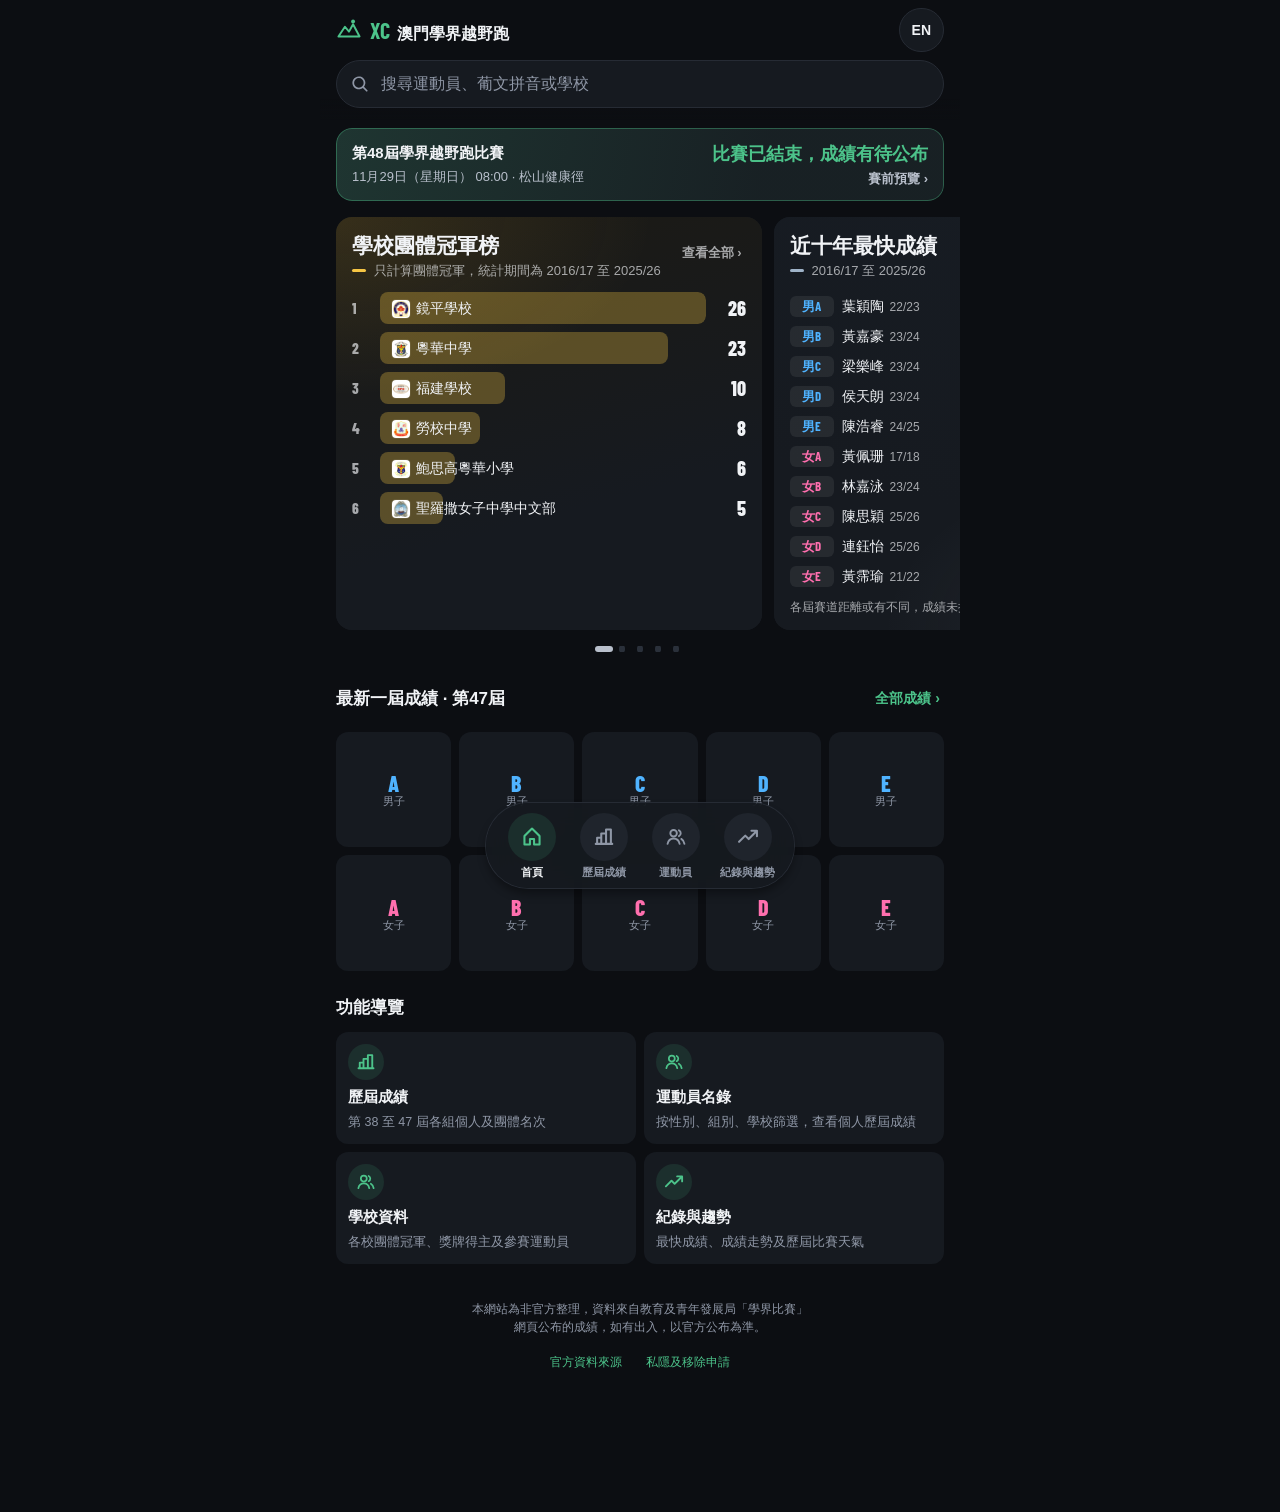
<file: docs/index.html>
<!doctype html>
<html lang="zh-Hant">
<head>
<meta charset="utf-8">
<meta name="viewport" content="width=device-width, initial-scale=1, viewport-fit=cover">
<meta name="robots" content="noindex, nofollow">
<meta name="theme-color" content="#0c0e12">
<title>澳門學界越野跑成績</title>
<meta name="description" content="非官方整理：澳門學界越野跑比賽歷屆成績查詢（資料來源：教育及青年發展局）">
<!-- 分享預覽（Facebook、WhatsApp、Threads、Instagram 等）：robots.txt 只放行預覽程式，搜尋引擎仍不收錄 -->
<meta property="og:type" content="website">
<meta property="og:site_name" content="澳門學界越野跑成績（非官方整理）">
<meta property="og:title" content="澳門學界越野跑：十屆成績一站查閱">
<meta property="og:description" content="非官方整理：第38至47屆成績、運動員個人頁、榮譽卡；第48屆賽前預覽、比賽日即時成績、完賽紀念卡。">
<meta property="og:url" content="https://xc-escolar-macau.github.io/">
<meta property="og:image" content="https://xc-escolar-macau.github.io/og.png">
<meta property="og:image:width" content="1200">
<meta property="og:image:height" content="630">
<meta property="og:image:alt" content="澳門學界越野跑：十屆成績一站查閱">
<meta property="og:locale" content="zh_HK">
<meta name="twitter:card" content="summary_large_image">
<link rel="icon" href="icon.svg" type="image/svg+xml">
<link rel="preconnect" href="https://fonts.googleapis.com">
<link rel="preconnect" href="https://fonts.gstatic.com" crossorigin>
<link href="https://fonts.googleapis.com/css2?family=Barlow+Condensed:ital,wght@0,600;0,700;0,800;1,800&display=swap" rel="stylesheet">
<link rel="stylesheet" href="styles.css?v=20261128a">
</head>
<body>
<a class="skip" href="#view" data-i18n="skip">跳至主要內容</a>
<header class="appbar">
  <div class="appbar-row">
    <a class="brand" href="#/">
      <svg viewBox="0 0 32 32" aria-hidden="true"><path d="M3 24 L11 12 L16 18 L21 9 L29 24 Z" fill="none" stroke="currentColor" stroke-width="2.4" stroke-linejoin="round"/><circle cx="21" cy="5.5" r="2.4" fill="currentColor"/></svg>
      <span class="brand-text"><b>XC</b><span data-i18n="brand">澳門學界越野跑</span></span>
    </a>
    <button class="lang" id="langBtn" type="button" aria-label="Switch to English">EN</button>
  </div>
  <div class="search" role="search">
    <!-- Phosphor Icons (MIT) magnifying-glass bold -->
    <svg viewBox="0 0 256 256" aria-hidden="true" fill="currentColor"><path d="M232.49,215.51,185,168a92.12,92.12,0,1,0-17,17l47.53,47.54a12,12,0,0,0,17-17ZM44,112a68,68,0,1,1,68,68A68.07,68.07,0,0,1,44,112Z"/></svg>
    <label class="sr" for="q" data-i18n="searchLabel">搜尋運動員或學校</label>
    <input id="q" type="search" autocomplete="off" enterkeyhint="search" data-i18n-ph="searchPh" placeholder="搜尋運動員、葡文拼音或學校">
    <div class="results" id="results" hidden></div>
  </div>
</header>

<main id="view" tabindex="-1" aria-live="polite">
  <div class="skeleton" aria-hidden="true"><i class="sk-card"></i><i class="sk-row"></i><i class="sk-row"></i></div>
</main>

<footer class="disclaimer">
  <p data-i18n="disclaimer">本網站為非官方整理，資料來自教育及青年發展局「學界比賽」網頁公布的成績，如有出入，以官方公布為準。</p>
  <p class="links"><a id="srcLink" target="_blank" rel="noopener" data-i18n="source">官方資料來源</a><a href="#/privacy" data-i18n="privacyLink">私隱及移除申請</a></p>
</footer>

<nav class="dock" aria-label="主選單" data-i18n-aria="navLabel">
  <!-- 圖示：Phosphor Icons (MIT) house / chart-bar / trend-up, bold；運動員圖示為自繪 -->
  <a href="#/" data-nav="home"><span class="dot"><svg viewBox="0 0 256 256" aria-hidden="true" fill="currentColor"><path d="M222.14,105.85l-80-80a20,20,0,0,0-28.28,0l-80,80A19.86,19.86,0,0,0,28,120v96a12,12,0,0,0,12,12h64a12,12,0,0,0,12-12V164h24v52a12,12,0,0,0,12,12h64a12,12,0,0,0,12-12V120A19.86,19.86,0,0,0,222.14,105.85ZM204,204H164V152a12,12,0,0,0-12-12H104a12,12,0,0,0-12,12v52H52V121.65l76-76,76,76Z"/></svg></span><span class="lbl" data-i18n="navHome">首頁</span></a>
  <a href="#/rank" data-nav="rank"><span class="dot"><svg viewBox="0 0 256 256" aria-hidden="true" fill="currentColor"><path d="M224,196h-4V40a12,12,0,0,0-12-12H152a12,12,0,0,0-12,12V76H96A12,12,0,0,0,84,88v36H48a12,12,0,0,0-12,12v60H32a12,12,0,0,0,0,24H224a12,12,0,0,0,0-24ZM164,52h32V196H164Zm-56,48h32v96H108ZM60,148H84v48H60Z"/></svg></span><span class="lbl" data-i18n="navRank">歷屆成績</span></a>
  <a href="#/athletes" data-nav="athletes"><span class="dot"><svg viewBox="0 0 256 256" aria-hidden="true" fill="none" stroke="currentColor" stroke-width="22" stroke-linecap="round" stroke-linejoin="round"><circle cx="100" cy="84" r="38"/><path d="M30 208c8-38 37-62 70-62s62 24 70 62"/><path d="M162 50a38 38 0 0 1 0 68"/><path d="M190 150c20 12 32 32 36 58"/></svg></span><span class="lbl" data-i18n="navAthletes">運動員</span></a>
  <a href="#/records" data-nav="records"><span class="dot"><svg viewBox="0 0 256 256" aria-hidden="true" fill="currentColor"><path d="M244,56v64a12,12,0,0,1-24,0V85l-75.51,75.52a12,12,0,0,1-17,0L96,129,32.49,192.49a12,12,0,0,1-17-17l72-72a12,12,0,0,1,17,0L136,135l67-67H168a12,12,0,0,1,0-24h64A12,12,0,0,1,244,56Z"/></svg></span><span class="lbl" data-i18n="navRecords">紀錄與趨勢</span></a>
</nav>

<script src="live-core.js?v=20261125d"></script>
<script src="card.js?v=20261127c"></script>
<script src="card-styles.js?v=20261128a"></script>
<script src="app.js?v=20261128a"></script>
</body>
</html>
</file>
<file: docs/styles.css>
/* ==========================================================
   澳門學界越野跑成績 · 樣式
   方向：深色體育比分 App（已確認），Restrained 色彩策略：
   中性深灰底 + 一個品牌綠作操作／選取色；金銀銅只表示名次；
   藍／粉只表示男子／女子組別。
   圓角規則：容器 16px，小方塊 12px，可按的膠囊／圓鈕全圓。
   ========================================================== */
:root {
  /* 中性色（帶少量品牌色相的冷灰） */
  --bg: #0c0e12;
  --surface: #161a20;
  --surface-2: #1f242c;
  --surface-3: #2a303a;
  --line: #262b34;
  --text: #f1f3f6;
  --text-2: #b9c0cc;          /* 次要文字：深底上 9.6:1 */
  --muted: #8f97a6;           /* 輔助文字：深底上 6.0:1 */
  --on-tint: rgb(241 243 246 / .66); /* 有色底上的次要文字：用文字色透明度，不用灰 */

  /* 品牌與語意 */
  --accent: #4cc38a;          /* 2026-11-23 收斂：原 #19e68c 螢光綠 */
  --accent-ink: #03140c;
  --accent-soft: rgb(76 195 138 / .12);
  --accent-line: rgb(76 195 138 / .38);
  --gold: #f6c544;
  --silver: #c8d0db;
  --bronze: #d58b4f;
  --male: #4fb3ff;
  --female: #ff6fae;
  --warn-bg: rgb(246 197 68 / .10);
  --warn-line: rgb(246 197 68 / .28);
  --warn-text: #f3dc9a;

  /* 圖表（dataviz 驗證器在 --surface 上通過） */
  --series-1: #c98500;
  --series-2: #9085e9;
  --series-3: #199e70;
  --grid: #262b34;

  /* 尺寸 */
  --r-box: 16px;
  --r-tile: 12px;
  --r-pill: 999px;
  --tap: 44px;
  --s1: 4px; --s2: 8px; --s3: 12px; --s4: 16px; --s5: 24px; --s6: 32px;

  /* 層級 */
  --z-sticky: 20;
  --z-dock: 30;
  --z-dropdown: 40;

  /* 動態 */
  --ease: cubic-bezier(.25, 1, .5, 1); /* ease-out-quart */
  --fast: 160ms;

  /* 字體：數字用窄體（比分感），其餘用系統中文字體 */
  --num: "Barlow Condensed", "Roboto Condensed", "Arial Narrow", sans-serif;
  --body: -apple-system, BlinkMacSystemFont, "PingFang TC", "Noto Sans TC", "Microsoft JhengHei", "Segoe UI", Roboto, sans-serif;
  color-scheme: dark;
}

* { box-sizing: border-box; }
html { -webkit-text-size-adjust: 100%; }
body {
  margin: 0 auto;
  max-width: 640px;
  background: var(--bg);
  color: var(--text);
  font-family: var(--body);
  font-size: 15px;
  line-height: 1.5;
  padding-bottom: calc(116px + env(safe-area-inset-bottom));
}
a { color: inherit; text-decoration: none; }
button { font: inherit; color: inherit; cursor: pointer; touch-action: manipulation; }
a, button, summary { -webkit-tap-highlight-color: transparent; }
:focus-visible { outline: 2px solid var(--accent); outline-offset: 2px; border-radius: 8px; }
h1, h2, h3 { text-wrap: balance; }
.sr { position: absolute; width: 1px; height: 1px; overflow: hidden; clip: rect(0 0 0 0); white-space: nowrap; }
.skip { position: absolute; left: var(--s4); top: -60px; z-index: var(--z-dropdown); background: var(--accent); color: var(--accent-ink); padding: var(--s2) var(--s3); border-radius: var(--r-tile); font-weight: 700; }
.skip:focus { top: var(--s2); }
.num { font-family: var(--num); font-variant-numeric: tabular-nums; }

/* ---------- 頂欄 ---------- */
.appbar {
  position: sticky; top: 0; z-index: var(--z-sticky);
  background: linear-gradient(var(--bg) 82%, rgb(12 14 18 / 0));
  padding: calc(var(--s2) + env(safe-area-inset-top)) var(--s4) var(--s3);
}
.appbar-row { display: flex; align-items: center; justify-content: space-between; margin-bottom: var(--s2); }
.brand { display: flex; align-items: center; gap: var(--s2); min-height: var(--tap); font-weight: 700; font-size: 16px; }
.brand svg { width: 26px; height: 26px; color: var(--accent); }
.brand-text b { font-family: var(--num); font-size: 22px; letter-spacing: .02em; color: var(--accent); margin-right: 6px; }
.lang {
  min-width: var(--tap); height: var(--tap); padding: 0 var(--s3);
  border: 1px solid var(--line); background: var(--surface); border-radius: var(--r-pill);
  font-weight: 700; font-size: 14px; transition: background var(--fast) var(--ease);
}
.lang:hover { background: var(--surface-2); }
.search { position: relative; }
.search > svg { position: absolute; left: 15px; top: 50%; width: 18px; height: 18px; transform: translateY(-50%); color: var(--muted); pointer-events: none; }
.search input {
  width: 100%; height: 48px; border-radius: var(--r-pill); border: 1px solid var(--line);
  background: var(--surface); color: var(--text); padding: 0 var(--s4) 0 44px; font-size: 16px; outline: none;
  transition: border-color var(--fast) var(--ease), box-shadow var(--fast) var(--ease);
}
.search input::placeholder { color: var(--muted); }
.search input:focus { border-color: var(--accent-line); box-shadow: 0 0 0 3px var(--accent-soft); }
.results {
  position: absolute; left: 0; right: 0; top: 54px; z-index: var(--z-dropdown); max-height: 60vh; overflow: auto;
  background: var(--surface-2); border-radius: var(--r-box); box-shadow: 0 6px 8px rgb(0 0 0 / .45);
}
.result { display: flex; align-items: center; gap: var(--s3); min-height: 56px; padding: var(--s2) var(--s4); border-bottom: 1px solid var(--line); transition: background var(--fast) var(--ease); }
.result:last-child { border-bottom: 0; }
.result:hover, .result:focus-visible { background: var(--surface-3); outline: none; }
.result .sub { color: var(--muted); font-size: 13px; }
.result small { color: var(--muted); margin-left: 6px; font-size: 12px; }
.result .tag { margin-left: auto; font-size: 12px; color: var(--muted); white-space: nowrap; }
.empty { padding: var(--s4); color: var(--muted); }

main { padding: var(--s1) var(--s4) 0; outline: none; }
main > * { animation: enter 200ms var(--ease) both; }
@keyframes enter { from { opacity: 0; transform: translateY(4px); } }
.section-title { display: flex; align-items: center; justify-content: space-between; gap: var(--s2); margin: var(--s5) 0 var(--s3); }
.section-title h2 { font-size: 17px; margin: 0; }
.section-title a { color: var(--accent); font-size: 14px; font-weight: 600; display: inline-flex; align-items: center; min-height: var(--tap); padding: 0 var(--s1); }

/* ---------- 載入骨架 ---------- */
.skeleton { display: grid; gap: var(--s3); padding-top: var(--s1); }
.skeleton i { display: block; border-radius: var(--r-box); background: linear-gradient(90deg, var(--surface) 0 40%, var(--surface-2) 50%, var(--surface) 60%) 0 0 / 300% 100%; animation: shimmer 1.4s linear infinite; }
.sk-card { height: 340px; } .sk-row { height: 64px; }
@keyframes shimmer { to { background-position: -150% 0; } }

/* ---------- 首頁滑動資訊卡 ---------- */
.carousel {
  display: flex; gap: var(--s3); overflow-x: auto; scroll-snap-type: x mandatory;
  margin: var(--s1) calc(var(--s4) * -1) 0; padding: var(--s1) var(--s4) var(--s2); scrollbar-width: none;
  overscroll-behavior-x: contain;
}
.carousel::-webkit-scrollbar { display: none; }
.card {
  position: relative; flex: 0 0 88%; scroll-snap-align: center; min-height: 372px;
  border-radius: var(--r-box); padding: var(--s4) var(--s4) 40px; overflow: hidden; isolation: isolate;
  background: var(--surface);
}
.card::before { /* 資訊圖表底：日後可在卡片加 style="--photo:url(img/x.jpg)" 換成真實相片 */
  content: ""; position: absolute; inset: 0; z-index: -1;
  background: var(--photo, none) center / cover, var(--art);
}
.card.photo::after { content: ""; position: absolute; inset: 0; z-index: -1; background: linear-gradient(180deg, rgb(12 14 18 / .55), rgb(12 14 18 / .92)); }
.card.c-green { --tint: var(--accent); --art: radial-gradient(120% 70% at 100% 0%, rgb(76 195 138 / .12), transparent 62%), linear-gradient(165deg, #121a17, var(--surface) 68%); }
.card.c-gold  { --tint: var(--gold);   --art: radial-gradient(120% 70% at 0% 0%, rgb(246 197 68 / .12), transparent 62%), linear-gradient(165deg, #1c1a14, var(--surface) 68%); }
.card.c-steel { --tint: #9fb3c8;       --art: radial-gradient(120% 70% at 100% 100%, rgb(159 179 200 / .10), transparent 62%), linear-gradient(195deg, #171c23, var(--surface) 68%); }
.card h3 { font-size: 21px; margin: 0; line-height: 1.25; }
.card .sub { font-size: 13px; color: var(--on-tint); margin: 2px 0 var(--s3); }
.card .sub::before { content: ""; display: inline-block; width: 14px; height: 3px; border-radius: 2px; background: var(--tint); vertical-align: middle; margin-right: 8px; transform: translateY(-1px); }
.card .note { position: absolute; left: var(--s4); right: var(--s4); bottom: 14px; font-size: 12px; color: var(--on-tint); }
.mini { display: grid; gap: 2px; }
.mini-row { display: grid; grid-template-columns: 44px 1fr auto; align-items: center; gap: var(--s2); min-height: 28px; font-size: 14px; border-radius: 8px; transition: background var(--fast) var(--ease); }
a.mini-row:hover { background: rgb(255 255 255 / .05); }
a.mini-row:active { background: rgb(255 255 255 / .08); }
.mini-row .cat { font-family: var(--num); font-weight: 700; font-size: 13px; padding: 1px 0; border-radius: 6px; text-align: center; background: rgb(255 255 255 / .07); }
.mini-row .who { overflow: hidden; text-overflow: ellipsis; white-space: nowrap; }
.mini-row .who small { color: var(--on-tint); margin-left: 6px; font-size: 12px; }
.mini-row .t { font-family: var(--num); font-weight: 700; font-size: 17px; }
.mini-row .t small { font-family: var(--body); font-weight: 500; font-size: 12px; color: var(--on-tint); margin-left: 3px; }
.m .cat { color: var(--male); } .f .cat { color: var(--female); }
.bars { display: grid; gap: var(--s2); }
.bar { display: grid; grid-template-columns: 20px 1fr 32px; gap: var(--s2); align-items: center; }
.bar .pos { font-family: var(--num); font-weight: 800; color: var(--on-tint); }
.bar .track { position: relative; height: 32px; border-radius: 8px; overflow: hidden; }
.bar .fill { position: absolute; inset: 0 auto 0 0; background: rgb(246 197 68 / .30); border-radius: 0 8px 8px 0; }
.bar .name { position: relative; padding: 0 var(--s3); line-height: 32px; font-size: 14px; white-space: nowrap; overflow: hidden; text-overflow: ellipsis; }
.bar .n { font-family: var(--num); font-weight: 800; font-size: 20px; text-align: right; }
.dots { display: flex; justify-content: center; gap: 0; margin: var(--s2) 0 0; }
.dots i { width: 18px; height: 6px; border-radius: var(--r-pill); background: var(--surface-3); transform: scaleX(.34); transition: transform var(--fast) var(--ease), background var(--fast) var(--ease); }
.dots i.on { transform: none; background: var(--text-2); }

/* ---------- 快速入口 ---------- */
.quick { display: grid; grid-template-columns: repeat(5, 1fr); gap: var(--s2); }
.quick a {
  display: grid; place-items: center; align-content: center; gap: 2px; aspect-ratio: 1; border-radius: var(--r-tile);
  background: var(--surface); font-family: var(--num); font-weight: 800; font-size: 22px; line-height: 1;
  transition: background var(--fast) var(--ease), transform var(--fast) var(--ease);
}
.quick a:hover { background: var(--surface-2); }
.quick a:active { transform: scale(.97); }
.quick a small { font-family: var(--body); font-weight: 500; font-size: 11px; color: var(--muted); }
.quick a.m { color: var(--male); } .quick a.f { color: var(--female); }

/* ---------- 篩選控制（排行榜、紀錄頁共用） ---------- */
.seg { display: grid; grid-template-columns: 1fr 1fr; background: var(--surface); border-radius: var(--r-pill); padding: 3px; margin-top: var(--s1); }
.seg button { border: 0; background: none; min-height: var(--tap); border-radius: var(--r-pill); font-weight: 700; color: var(--muted); transition: background var(--fast) var(--ease), color var(--fast) var(--ease); }
.seg button.on { background: var(--text); color: var(--bg); }
.chips { display: flex; gap: var(--s2); overflow-x: auto; margin: var(--s3) calc(var(--s4) * -1) 0; padding: 2px var(--s4); scrollbar-width: none; scroll-snap-type: x proximity; }
.chips::-webkit-scrollbar { display: none; }
.chip {
  flex: 0 0 auto; min-height: var(--tap); padding: 0 14px; border: 1px solid var(--line); background: var(--surface); border-radius: var(--r-pill);
  font-family: var(--num); font-weight: 700; font-size: 17px; color: var(--text-2); white-space: nowrap; scroll-snap-align: center;
  transition: background var(--fast) var(--ease), color var(--fast) var(--ease), border-color var(--fast) var(--ease);
}
.chip:hover { background: var(--surface-2); }
.chip.on { border-color: var(--text); color: var(--bg); background: var(--text); }
.filters { display: flex; gap: var(--s2) var(--s3); margin-top: var(--s3); align-items: center; flex-wrap: wrap; }
.toggle { display: inline-flex; background: var(--surface); border-radius: var(--r-pill); padding: 3px; }
.toggle button { border: 0; background: none; min-height: 42px; padding: 0 var(--s4); border-radius: var(--r-pill); font-weight: 700; color: var(--muted); transition: background var(--fast) var(--ease), color var(--fast) var(--ease); }
.toggle button.on.m, .toggle button.on.f { background: var(--text); color: var(--bg); }
.cats { display: flex; gap: 6px; align-items: center; }
.cats .grp { font-size: 12px; color: var(--muted); margin: 0 2px 0 4px; }
.cats .grp:first-child { margin-left: 0; }
.cats button {
  width: var(--tap); height: var(--tap); border-radius: var(--r-pill); border: 1px solid var(--line); background: var(--surface);
  font-weight: 800; font-size: 16px; color: var(--text-2); transition: background var(--fast) var(--ease), color var(--fast) var(--ease);
}
.cats button:hover { background: var(--surface-2); }
.cats button.on { background: var(--text); color: var(--bg); border-color: var(--text); }

/* ---------- 排行榜 ---------- */
.board-head { display: flex; justify-content: space-between; align-items: baseline; gap: var(--s2); margin: var(--s5) 0 var(--s2); }
.board-head h2 { margin: 0; font-size: 19px; }
.board-head .meta { color: var(--muted); font-size: 13px; white-space: nowrap; }
.banner { margin: 0 0 var(--s3); padding: 10px var(--s3); border-radius: var(--r-tile); background: var(--warn-bg); color: var(--warn-text); font-size: 13px; border: 1px solid var(--warn-line); }
.board { background: var(--surface); border-radius: var(--r-box); overflow: hidden; }
.row {
  display: grid; grid-template-columns: 40px 1fr auto; gap: var(--s3); align-items: center;
  min-height: 64px; padding: 10px var(--s4) 10px var(--s3); border-bottom: 1px solid var(--line);
  transition: background var(--fast) var(--ease);
}
.row:last-child { border-bottom: 0; }
.row:hover { background: var(--surface-2); }
.row:active { background: var(--surface-3); }
.row.mine { background: var(--accent-soft); }
.row.mine .rank:not(.r1):not(.r2):not(.r3) { background: var(--accent); color: var(--accent-ink); }
.rank {
  width: 34px; height: 34px; border-radius: var(--r-pill); display: grid; place-items: center;
  font-family: var(--num); font-weight: 800; font-size: 17px; color: var(--text-2); background: var(--surface-2);
}
.rank.r1 { background: var(--gold); color: #2a1e00; }
.rank.r2 { background: var(--silver); color: #1b2027; }
.rank.r3 { background: var(--bronze); color: #2a1404; }
.row .nm { font-weight: 650; overflow: hidden; text-overflow: ellipsis; white-space: nowrap; }
.row .nm small { font-weight: 400; color: var(--muted); margin-left: 6px; font-size: 12px; }
.row .sch { color: var(--muted); font-size: 13px; overflow: hidden; text-overflow: ellipsis; white-space: nowrap; }
.row .tm { font-family: var(--num); font-weight: 700; font-size: 21px; text-align: right; font-variant-numeric: tabular-nums; }
.row .gap { display: block; font-size: 13px; color: var(--muted); font-weight: 600; }

.team-grid { display: grid; grid-template-columns: 1fr 1fr; gap: var(--s2); }
.team { display: grid; grid-template-columns: 32px 1fr; gap: 6px; align-items: center; min-height: 56px; background: var(--surface); border-radius: var(--r-tile); padding: 10px var(--s3); font-size: 14px; }
.team .cat { font-family: var(--num); font-weight: 800; font-size: 18px; }
.team .cat.m { color: var(--male); } .team .cat.f { color: var(--female); }
.team .none { color: var(--muted); font-size: 12.5px; }
.medal { display: grid; grid-template-columns: 34px 1fr auto; gap: var(--s3); align-items: center; min-height: 56px; padding: var(--s2) var(--s4) var(--s2) var(--s3); border-bottom: 1px solid var(--line); }
.medal:last-child { border-bottom: 0; }
.medal.mine { background: var(--accent-soft); }
.medal .cnt, .medal-head .cnt { display: flex; gap: var(--s3); }
.medal .cnt span, .medal-head .cnt span { min-width: 28px; text-align: center; }
.medal .cnt { font-family: var(--num); font-weight: 700; font-size: 18px; color: var(--text-2); }
.medal .cnt .total { color: var(--text); font-weight: 800; }
.medal-head { display: grid; grid-template-columns: 34px 1fr auto; gap: var(--s3); padding: var(--s2) var(--s4) var(--s2) var(--s3); font-size: 12px; color: var(--muted); border-bottom: 1px solid var(--line); }
.yr-cell { font-family: var(--num); font-weight: 700; font-size: 16px; color: var(--muted); }

/* ---------- 個人檔案 ---------- */
.hero {
  position: relative; margin-top: var(--s2); border-radius: var(--r-box); padding: 20px var(--s4) var(--s4); overflow: hidden;
  background: radial-gradient(120% 90% at 100% 0%, rgb(76 195 138 / .20), transparent 60%), linear-gradient(165deg, #12241b, var(--surface) 70%);
}
.hero h1 { margin: 0; font-size: 28px; line-height: 1.2; }
.hero .pt { color: var(--on-tint); margin-top: 2px; }
.hero .schools { margin-top: var(--s2); font-size: 14px; }
.stats { display: grid; grid-template-columns: repeat(3, 1fr); gap: var(--s2); margin-top: var(--s4); }
.stat { background: rgb(0 0 0 / .28); border-radius: var(--r-tile); padding: 10px var(--s2); text-align: center; }
.stat b { display: block; font-family: var(--num); font-size: 32px; line-height: 1.05; }
.stat span { font-size: 12px; color: var(--on-tint); }
.tl {
  display: grid; grid-template-columns: 62px 1fr auto; gap: var(--s3); align-items: center; min-height: 68px;
  padding: var(--s3) var(--s4); background: var(--surface); border-radius: var(--r-tile); margin-bottom: var(--s2);
  transition: background var(--fast) var(--ease);
}
.tl:hover { background: var(--surface-2); }
.tl .yr { font-family: var(--num); font-weight: 800; font-size: 19px; line-height: 1.1; }
.tl .yr small { display: block; font-family: var(--body); font-size: 12px; color: var(--muted); font-weight: 500; }
.tl .info { font-size: 13px; color: var(--muted); }
.tl .info b { color: var(--text); font-size: 15px; }
.tl .res { text-align: right; }
.tl .res .pos { font-family: var(--num); font-weight: 800; font-size: 24px; line-height: 1; }
.tl .res .pos.g { color: var(--gold); } .tl .res .pos.s { color: var(--silver); } .tl .res .pos.b { color: var(--bronze); }
.tl .res .tm { font-family: var(--num); color: var(--text-2); font-size: 16px; font-variant-numeric: tabular-nums; }
.spark { display: block; width: 100%; height: auto; }
.spark text { font-family: var(--num); font-weight: 700; }

/* ---------- 紀錄與趨勢 ---------- */
.record {
  margin-top: var(--s1); border-radius: var(--r-box); padding: var(--s4);
  background: radial-gradient(110% 80% at 100% 0%, rgb(246 197 68 / .20), transparent 60%), linear-gradient(165deg, #241e10, var(--surface) 70%);
}
.record .label { font-weight: 700; font-size: 13px; color: var(--gold); }
.rec-time { font-family: var(--num); font-weight: 800; font-size: 64px; line-height: 1; margin: 6px 0 var(--s1); }
.rec-who { display: inline-flex; align-items: center; min-height: var(--tap); font-weight: 700; font-size: 18px; }
.rec-who small { font-weight: 400; color: var(--on-tint); margin-left: 6px; font-size: 13px; }
.rec-meta { color: var(--on-tint); font-size: 13px; }
.chart { margin: 0; background: var(--surface); border-radius: var(--r-box); padding: var(--s3) 10px 10px; }
.chart .plot { position: relative; }
.chart svg { display: block; width: 100%; height: auto; touch-action: pan-y; }
.chart .grid { stroke: var(--grid); stroke-width: 1; }
.chart .ax { fill: var(--muted); font-size: 10px; font-family: var(--num); font-variant-numeric: tabular-nums; }
.chart .endlbl, .chart .val { fill: var(--text); font-size: 11.5px; font-family: var(--num); font-weight: 700; }
.chart .xh { stroke: var(--muted); stroke-width: 1; }
.chart .bar path { transition: filter var(--fast) var(--ease); }
.chart .bar:hover path, .chart .bar:focus path { filter: brightness(1.25); }
.chart .bar:focus { outline: none; }
.chart figcaption { font-size: 12px; color: var(--muted); margin-top: var(--s1); padding: 0 var(--s1); }
.legend { display: flex; gap: 14px; padding: 0 var(--s1) 6px; font-size: 13px; color: var(--text-2); }
.lg i { display: inline-block; width: 14px; height: 2px; border-radius: 2px; vertical-align: middle; margin-right: 6px; }
.tip { position: absolute; top: 4px; min-width: 124px; background: var(--bg); border: 1px solid var(--line); border-radius: 10px; padding: var(--s2) 10px; pointer-events: none; font-size: 12px; }
.tip .th { color: var(--muted); margin-bottom: var(--s1); font-family: var(--num); font-weight: 700; }
.tip .tr { display: flex; align-items: center; gap: 6px; }
.tip .tr i { width: 12px; height: 2px; border-radius: 2px; }
.tip .tr b { font-family: var(--num); font-size: 15px; min-width: 38px; }
.tip .tr span { color: var(--muted); }
.tvw { margin-top: var(--s1); padding: 0 var(--s1); font-size: 13px; }
.tvw summary { display: flex; align-items: center; min-height: var(--tap); color: var(--accent); cursor: pointer; font-weight: 600; }
.tv { width: 100%; border-collapse: collapse; margin-top: var(--s1); font-variant-numeric: tabular-nums; }
.tv th, .tv td { text-align: left; padding: 6px var(--s1); border-bottom: 1px solid var(--line); }
.tv th { color: var(--muted); font-weight: 600; }
.muted-note { color: var(--muted); font-size: 12.5px; margin: var(--s2) 2px 0; }
.pill { font-size: 12px; font-weight: 700; color: var(--accent-ink); background: var(--accent); border-radius: var(--r-pill); padding: 3px 10px; white-space: nowrap; }

/* ---------- 錯誤／找不到 ---------- */
.wip { text-align: center; padding: 60px var(--s5); color: var(--muted); }
.wip h2 { color: var(--text); margin: 0 0 6px; }
.wip button, .wip a.btn { display: inline-flex; align-items: center; min-height: var(--tap); margin-top: var(--s3); padding: 0 var(--s5); border-radius: var(--r-pill); border: 0; background: var(--accent); color: var(--accent-ink); font-weight: 700; }

/* ---------- 底部圓形切換鈕 ---------- */
.dock {
  position: fixed; left: 50%; transform: translateX(-50%); bottom: calc(12px + env(safe-area-inset-bottom)); z-index: var(--z-dock);
  display: flex; gap: var(--s3); padding: 10px 16px var(--s2); border-radius: var(--r-pill);
  background: rgb(22 26 32 / .9); backdrop-filter: blur(14px); -webkit-backdrop-filter: blur(14px);
  box-shadow: 0 0 0 1px var(--line), 0 6px 8px rgb(0 0 0 / .35);
}
.dock a { display: grid; justify-items: center; gap: 3px; color: var(--muted); min-width: 64px; }
.dock .dot { width: 48px; height: 48px; border-radius: var(--r-pill); display: grid; place-items: center; background: var(--surface-2); transition: background var(--fast) var(--ease), color var(--fast) var(--ease), transform var(--fast) var(--ease); }
.dock a:active .dot { transform: scale(.94); }
.dock svg { width: 22px; height: 22px; }
.dock .lbl { font-size: 11px; font-weight: 600; }
.dock a.on { color: var(--text); }
.dock a.on .dot { background: var(--accent-soft); color: var(--accent); }
@supports not (backdrop-filter: blur(1px)) { .dock { background: var(--surface); } }

.disclaimer { padding: var(--s6) var(--s4) var(--s2); color: var(--muted); font-size: 12px; text-align: center; }
.disclaimer p { margin: var(--s1) auto; max-width: 52ch; }
.disclaimer .links { display: flex; justify-content: center; gap: var(--s4); }
.disclaimer a { color: var(--accent); display: inline-flex; align-items: center; min-height: var(--tap); padding: 0 var(--s1); }

@media (min-width: 560px) { .card { flex-basis: 70%; } }
@media (prefers-reduced-motion: reduce) {
  *, *::before, *::after { animation: none !important; transition: none !important; scroll-behavior: auto !important; }
}
@media (prefers-reduced-transparency: reduce) { .dock { background: var(--surface); backdrop-filter: none; -webkit-backdrop-filter: none; } }
@media (forced-colors: active) { .rank, .chip.on, .cats button.on, .dock a.on .dot { forced-color-adjust: none; } }

/* ---------- 第 48 屆：首頁橫額與賽前預覽 ---------- */
.race-banner {
  display: flex; align-items: center; justify-content: space-between; gap: var(--s3);
  margin: var(--s1) 0 var(--s3); padding: var(--s3) var(--s4); border-radius: var(--r-box);
  background: linear-gradient(100deg, rgb(76 195 138 / .16), rgb(76 195 138 / .04) 70%), var(--surface);
  box-shadow: inset 0 0 0 1px var(--accent-line);
  transition: background var(--fast) var(--ease);
}
.race-banner:active { background: var(--surface-2); }
.rb-title { font-weight: 700; font-size: 15px; }
.rb-when { font-size: 13px; color: var(--text-2); margin-top: 2px; }
.rb-side { display: grid; justify-items: end; gap: 2px; flex: 0 0 auto; }
.rb-days { font-family: var(--num); font-weight: 800; font-size: 18px; color: var(--accent); white-space: nowrap; }
.rb-go { font-size: 13px; font-weight: 600; color: var(--text-2); }
.page-title { font-size: 22px; margin: var(--s2) 0 0; }
.pv-info { margin-top: var(--s3); padding: var(--s4); border-radius: var(--r-box); background: var(--surface); }
.pv-cat { font-weight: 700; font-size: 17px; }
.pv-info dl { display: grid; grid-template-columns: repeat(4, 1fr); gap: var(--s2); margin: var(--s3) 0 var(--s2); }
.pv-info dt { font-size: 12px; color: var(--muted); }
.pv-info dd { margin: 0; font-family: var(--num); font-weight: 700; font-size: 22px; }
.pv-sub { font-size: 13px; color: var(--text-2); }
.pv-group { padding: var(--s2) var(--s4) 6px; font-size: 12px; font-weight: 700; color: var(--muted); background: var(--bg); border-bottom: 1px solid var(--line); }
.pv-group:not(:first-child) { border-top: 1px solid var(--line); }
.pv-row .tags { display: flex; gap: 6px; margin-top: 4px; flex-wrap: wrap; }
.tag { font-size: 11px; font-weight: 700; padding: 1px 8px; border-radius: var(--r-pill); background: var(--surface-3); color: var(--text-2); }
.tag.gold { background: rgb(246 197 68 / .18); color: var(--gold); }
.pv-res { text-align: right; display: grid; gap: 2px; }
.pv-res b { font-size: 13px; font-weight: 600; white-space: nowrap; }
.pv-res span { font-family: var(--num); font-weight: 700; font-size: 17px; color: var(--text-2); }
.dist-pair { display: flex; flex-wrap: wrap; align-items: center; gap: 6px var(--s3); margin-top: var(--s3); padding-top: var(--s3); border-top: 1px solid var(--line); font-size: 13px; }
.dist-pair span { display: inline-flex; gap: 6px; align-items: baseline; font-family: var(--num); font-weight: 700; font-size: 16px; }
.dist-pair b { font-family: var(--body); font-weight: 600; font-size: 12px; color: var(--muted); }
.dist-pair em { flex-basis: 100%; font-style: normal; font-size: 12px; color: var(--warn-text); }

/* ---------- 校徽（盾形；有真校徽圖片時自動改用圖片） ---------- */
.crest {
  --sz: 24px; --k: .34;
  position: relative; flex: 0 0 auto; display: inline-grid; place-items: center;
  width: var(--sz); height: calc(var(--sz) * 1.16); vertical-align: middle;
  clip-path: polygon(0 0, 100% 0, 100% 66%, 50% 100%, 0 66%);
  background: linear-gradient(180deg, hsl(var(--h) 58% 36%), hsl(var(--h) 62% 22%));
  box-shadow: inset 0 calc(var(--sz) * .1) 0 hsl(var(--h) 70% 58%);
  color: #fff; font-family: var(--num); font-weight: 800; line-height: 1;
}
.crest i { font-style: normal; font-size: calc(var(--sz) * var(--k)); letter-spacing: .01em; transform: translateY(-6%); white-space: nowrap; }
.crest.xs { --sz: 15px; } .crest.xs i { display: none; }
.crest.sm { --sz: 24px; } .crest.md { --sz: 32px; } .crest.lg { --sz: 64px; }
.crest.img { clip-path: none; background: none; box-shadow: none; }
.crest.img img { width: 100%; height: 100%; object-fit: contain; }
.mini-row .who .crest, .bar .name .crest { margin-right: 6px; transform: translateY(-1px); }
.sl { display: inline-flex; align-items: center; gap: 6px; min-width: 0; }
.sl > span:last-child { overflow: hidden; text-overflow: ellipsis; white-space: nowrap; }
.row.cr { grid-template-columns: 34px 26px 1fr auto; gap: var(--s3) 10px; }
.team .sl, .medal .sl { font-size: 14px; }
.result .crest { margin-right: 2px; }
.crest-chain { position: absolute; right: var(--s4); top: 18px; display: flex; align-items: center; gap: 4px; }
.crest-chain .crest.md { opacity: .7; }
.cc-arrow { color: var(--on-tint); font-size: 18px; font-weight: 700; }
.hero h1, .hero .pt, .hero .schools { padding-right: 84px; }
.hero:has(.crest-chain.multi) h1, .hero:has(.crest-chain.multi) .pt, .hero:has(.crest-chain.multi) .schools { padding-right: 130px; }
.prev-school { margin-top: 3px; font-size: 12px; color: var(--muted); display: flex; align-items: center; gap: 4px; }
.rec-meta .sl { vertical-align: middle; }

/* ---------- 在讀／畢業狀態 ---------- */
.st { display: inline-flex; align-items: center; gap: 5px; font-size: 12px; font-weight: 700; padding: 2px 9px; border-radius: var(--r-pill); white-space: nowrap; }
.st::before { content: ""; width: 6px; height: 6px; border-radius: 50%; background: currentColor; }
.st-active { background: var(--accent-soft); color: var(--accent); }
.st-idle { background: rgb(255 255 255 / .06); color: var(--text-2); box-shadow: inset 0 0 0 1px var(--line); }
.st-idle::before { background: transparent; box-shadow: inset 0 0 0 1.5px currentColor; }
.st-grad, .st-gradEst { background: rgb(255 255 255 / .08); color: var(--muted); }
.st-grad::before, .st-gradEst::before { border-radius: 1px; width: 7px; height: 7px; }
.st-unsure { background: var(--warn-bg); color: var(--warn-text); }
.st-detail { font-size: 12px; color: var(--on-tint); margin-left: 8px; }
.st-warn { display: inline-block; margin-left: 8px; font-size: 12px; color: var(--warn-text); }
.st-line { margin-top: var(--s2); display: flex; flex-wrap: wrap; align-items: center; row-gap: 4px; }
.result .tag .st { font-size: 11px; padding: 1px 7px; margin-bottom: 3px; }

/* ---------- 返回按鈕（子頁面頂部） ---------- */
.back {
  display: inline-flex; align-items: center; gap: 4px; min-height: var(--tap); margin: var(--s1) 0 var(--s1) -6px; padding: 0 14px 0 8px;
  border: 0; border-radius: var(--r-pill); background: transparent; color: var(--text-2); font-weight: 700; font-size: 15px;
  transition: background var(--fast) var(--ease), color var(--fast) var(--ease);
}
.back svg { width: 20px; height: 20px; }
.back:hover { background: var(--surface); color: var(--text); }
.back:active { background: var(--surface-2); }
.back + .hero, .back + .page-title { margin-top: var(--s1); }

/* ---------- 私隱頁 ---------- */
.prose { margin-top: var(--s3); padding: var(--s4); border-radius: var(--r-box); background: var(--surface); }
.prose h2 { font-size: 16px; margin: var(--s5) 0 6px; }
.prose h2:first-child { margin-top: 0; }
.prose p, .prose li { color: var(--text-2); max-width: 65ch; }
.prose a { color: var(--accent); }
.steps { padding-left: 1.3em; margin: var(--s2) 0 var(--s4); }
.steps li { margin-bottom: 6px; }
.btn-primary { display: inline-flex; align-items: center; min-height: var(--tap); padding: 0 var(--s5); border-radius: var(--r-pill); background: var(--accent); color: var(--accent-ink) !important; font-weight: 700; }
.hidden-name { color: var(--muted); font-style: italic; }
/* 真校徽圖片：方形、比生成徽章略大，細節才看得清 */
.crest.img { height: var(--sz); }
.crest.img.sm { --sz: 30px; }
.crest.img.md { --sz: 36px; }
.crest.img.lg { --sz: 72px; }
.crest.img.xs { --sz: 18px; }
.row.cr { grid-template-columns: 34px 30px 1fr auto; }
/* 真校徽統一放在白色圓角底板上：深色字的校徽在深色主題下仍清楚（球會標誌常見做法） */
.crest.img { background: #fff; border-radius: 22%; padding: calc(var(--sz) * .07); box-shadow: 0 0 0 1px rgb(255 255 255 / .08); }
.crest.img.xs { padding: 1px; border-radius: 4px; }
.prev-school { white-space: nowrap; min-width: 0; }
.prev-school .sl { min-width: 0; }

/* ---------- 預測排名 ---------- */
.pv-head { align-items: center; flex-wrap: wrap; }
.pv-head h2 { flex: 1 1 auto; font-size: 17px; }
.mini-seg { display: inline-flex; background: var(--surface); border-radius: var(--r-pill); padding: 3px; flex: 0 0 auto; }
.mini-seg button { border: 0; background: none; min-height: 40px; padding: 0 14px; border-radius: var(--r-pill); font-weight: 700; font-size: 14px; color: var(--muted); transition: background var(--fast) var(--ease), color var(--fast) var(--ease); }
.mini-seg button.on { background: var(--text); color: var(--bg); }
.close-group { position: relative; background: rgb(246 197 68 / .06); box-shadow: inset 0 0 0 1px rgb(246 197 68 / .22); border-radius: 12px; margin: 6px; overflow: hidden; }
.close-group .row { border-bottom-color: rgb(246 197 68 / .14); }
.cg-label { padding: 6px 12px 0; font-size: 11.5px; font-weight: 700; color: var(--warn-text); letter-spacing: .02em; }
.pd-row .pv-res b { font-family: var(--num); font-size: 17px; }
.pd-last { font-family: var(--body) !important; font-size: 12px !important; font-weight: 500 !important; color: var(--muted) !important; }
.pd-note { margin-top: var(--s3); padding: var(--s3) var(--s4); border-radius: var(--r-tile); background: var(--surface); font-size: 12.5px; color: var(--text-2); }
.pd-note p { margin: 4px 0; }
.pd-note b { color: var(--text); margin-right: 4px; }
.pd-warn { color: var(--warn-text) !important; }
/* 切換掣固定在標題右邊（標題可自行換行） */
.pv-head { flex-wrap: nowrap; align-items: center; }
.pv-head h2 { min-width: 0; font-size: 16px; line-height: 1.3; }
.pv-head .mini-seg { margin-left: auto; }
.mini-seg button { padding: 0 12px; white-space: nowrap; }

/* ---------- 熱門人氣：等級徽章、經驗條、升級特效 ---------- */
.lv-bronze { --lv1: #e3a36b; --lv2: #8a4f24; --lvg: rgb(213 139 79 / .45); }
.lv-silver { --lv1: #eef2f7; --lv2: #8b96a6; --lvg: rgb(200 208 219 / .45); }
.lv-gold { --lv1: #ffe28a; --lv2: #c98a00; --lvg: rgb(246 197 68 / .55); }
.lv-plat { --lv1: #b9fff0; --lv2: #2fa58c; --lvg: rgb(76 195 138 / .5); }
.lv-diamond { --lv1: #e2d9ff; --lv2: #7a5cff; --lvg: rgb(144 133 233 / .6); }
.seg3 { grid-template-columns: 1fr 1fr 1fr; }
.seg3 button { display: inline-flex; align-items: center; justify-content: center; gap: 4px; }
.seg3 svg { width: 15px; height: 15px; }
.lv-badge {
  --sz: 26px; position: relative; flex: 0 0 auto; display: inline-grid; place-items: center; width: var(--sz); height: calc(var(--sz) * 1.08);
  clip-path: polygon(50% 0, 100% 25%, 100% 75%, 50% 100%, 0 75%, 0 25%);
  background: linear-gradient(160deg, var(--lv1), var(--lv2)); color: #13161c; font-family: var(--num); font-weight: 800;
}
.lv-badge i { font-style: normal; font-size: calc(var(--sz) * .5); line-height: 1; }
.lv-badge.lg { --sz: 54px; }
.lv-gold.lv-badge::after, .lv-plat.lv-badge::after, .lv-diamond.lv-badge::after {
  content: ""; position: absolute; inset: 0; background: linear-gradient(115deg, transparent 35%, rgb(255 255 255 / .75) 50%, transparent 65%);
  transform: translateX(-120%); animation: shine 3.2s var(--ease) infinite;
}
@keyframes shine { 0%, 55% { transform: translateX(-120%); } 85%, 100% { transform: translateX(120%); } }

.pop-card { position: relative; display: flex; align-items: center; gap: var(--s3); margin-top: var(--s3); padding: 10px var(--s3); border-radius: var(--r-tile); background: rgb(0 0 0 / .28); box-shadow: inset 0 0 0 1px rgb(255 255 255 / .06); }
.pop-card.lv-gold, .pop-card.lv-plat, .pop-card.lv-diamond { box-shadow: inset 0 0 0 1px var(--lvg); }
.pop-main { flex: 1; min-width: 0; }
.pop-top { display: flex; align-items: baseline; gap: 8px; }
.pop-top b { font-family: var(--num); font-size: 20px; }
.pop-tier { font-size: 12px; font-weight: 700; color: var(--lv1); }
.pop-views { margin-left: auto; display: inline-flex; align-items: center; gap: 4px; font-size: 13px; color: var(--text-2); }
.pop-views svg { width: 14px; height: 14px; }
.pop-views span { font-family: var(--num); font-weight: 700; font-size: 16px; color: var(--text); }
.xp { height: 8px; border-radius: var(--r-pill); background: rgb(255 255 255 / .09); overflow: hidden; margin: 6px 0 4px; }
.xp-fill { height: 100%; transform-origin: left center; background: linear-gradient(90deg, var(--lv2), var(--lv1)); border-radius: inherit; transition: transform 700ms var(--ease); }
.pop-next { font-size: 12px; color: var(--on-tint); }
.plus1 { position: absolute; right: 14px; top: 2px; font-family: var(--num); font-weight: 800; font-size: 18px; color: var(--accent); opacity: 0; pointer-events: none; }
.pop-card.counted .plus1 { animation: plus1 900ms var(--ease) both; }
@keyframes plus1 { 0% { opacity: 0; transform: translateY(6px); } 25% { opacity: 1; } 100% { opacity: 0; transform: translateY(-22px); } }
.pop-card.leveled { animation: cardPulse 900ms var(--ease); }
@keyframes cardPulse { 0% { box-shadow: 0 0 0 0 var(--lvg); } 60% { box-shadow: 0 0 0 10px transparent; } }

.lvup { position: fixed; inset: 0; z-index: 60; display: grid; place-items: center; pointer-events: none; }
.lvup-burst { position: absolute; width: 240px; height: 240px; border-radius: 50%; background: radial-gradient(circle, var(--lvg) 0%, transparent 65%); animation: burst 1.2s var(--ease) both; }
.lvup i { position: absolute; width: 8px; height: 8px; border-radius: 2px; background: var(--lv1); transform: rotate(var(--a)) translateY(0); animation: spark 1.1s var(--ease) both; }
@keyframes spark { 0% { opacity: 1; transform: rotate(var(--a)) translateY(0) scale(1); } 100% { opacity: 0; transform: rotate(var(--a)) translateY(calc(var(--d) * -1.6)) scale(.4); } }
@keyframes burst { 0% { transform: scale(.2); opacity: 0; } 30% { opacity: 1; } 100% { transform: scale(1.6); opacity: 0; } }
.lvup-text { position: relative; display: grid; justify-items: center; padding: 14px 26px; border-radius: 18px; background: rgb(12 14 18 / .85); box-shadow: 0 0 0 1px var(--lvg), 0 8px 8px rgb(0 0 0 / .4); animation: pop 1.9s var(--ease) both; }
.lvup-text small { font-family: var(--num); font-weight: 800; letter-spacing: .14em; color: var(--lv1); font-size: 14px; }
.lvup-text b { font-family: var(--num); font-size: 44px; line-height: 1; }
.lvup-text span { font-size: 13px; color: var(--text-2); }
@keyframes pop { 0% { transform: scale(.6); opacity: 0; } 15% { transform: scale(1.06); opacity: 1; } 25% { transform: scale(1); } 80% { opacity: 1; } 100% { opacity: 0; transform: translateY(-10px); } }
.lvup.still .lvup-burst { animation: none; opacity: .6; }
.lvup.still .lvup-text { animation: fadeHold 1.6s linear both; }
@keyframes fadeHold { 0%, 85% { opacity: 1; } 100% { opacity: 0; } }

.pop-head { display: flex; align-items: center; justify-content: space-between; margin: var(--s4) 0 var(--s2); }
.live { display: inline-flex; align-items: center; gap: 6px; font-size: 12px; font-weight: 800; letter-spacing: .04em; padding: 3px 10px; border-radius: var(--r-pill); }
.live::before { content: ""; width: 7px; height: 7px; border-radius: 50%; background: currentColor; }
.live.on { color: #ff6b6b; background: rgb(255 107 107 / .12); }
.live.on::before { animation: livePulse 1.6s ease-out infinite; }
@keyframes livePulse { 0% { box-shadow: 0 0 0 0 rgb(255 107 107 / .6); } 100% { box-shadow: 0 0 0 7px transparent; } }
.live.demo { color: var(--warn-text); background: var(--warn-bg); }
.pop-upd { font-size: 12px; color: var(--muted); }
.podiums { display: grid; grid-template-columns: 1fr 1.15fr 1fr; align-items: end; gap: var(--s2); margin-bottom: var(--s3); }
.podium { position: relative; display: grid; justify-items: center; gap: 6px; padding: 14px 8px 12px; border-radius: var(--r-box); background: linear-gradient(180deg, rgb(255 255 255 / .06), var(--surface) 70%); box-shadow: inset 0 0 0 1px var(--lvg); text-align: center; min-width: 0; }
.podium.p1 { order: 2; padding-top: 22px; box-shadow: inset 0 0 0 1px var(--lvg); }
.podium.p2 { order: 1; } .podium.p3 { order: 3; }
.crown { position: absolute; top: -12px; color: var(--gold); width: 26px; height: 26px; filter: drop-shadow(0 2px 4px rgb(0 0 0 / .4)); }
.crown svg { width: 100%; height: 100%; }
.pd-rank { font-family: var(--num); font-weight: 800; font-size: 15px; color: var(--muted); }
.podium.p1 .pd-rank { color: var(--gold); } .podium.p2 .pd-rank { color: var(--silver); } .podium.p3 .pd-rank { color: var(--bronze); }
.pd-name { font-weight: 700; font-size: 14px; max-width: 100%; overflow: hidden; text-overflow: ellipsis; white-space: nowrap; }
.pd-lv { display: inline-flex; align-items: center; gap: 6px; font-family: var(--num); font-weight: 800; font-size: 17px; }
.pd-lv svg, .pop-val svg { width: 14px; height: 14px; color: #ff8a3d; vertical-align: -1px; margin-right: 2px; }
.pop-val { display: inline-flex; align-items: center; gap: 8px; }
.pop-val b { font-family: var(--num); font-size: 18px; }
.bumped { animation: bump 1.2s var(--ease); }
@keyframes bump { 0% { background-color: rgb(76 195 138 / .22); } 100% { background-color: transparent; } }
@media (prefers-reduced-motion: reduce) { .lv-badge::after, .live.on::before { animation: none !important; } }

/* ---------- 人氣（精簡版）：校徽角落等級徽章＋一行細字 ---------- */
.crest-chain { position: absolute; }
.lv-corner {
  position: absolute; right: -6px; bottom: -8px; z-index: 1; display: grid; place-items: center; align-content: center;
  width: 26px; height: 28px; clip-path: polygon(50% 0, 100% 25%, 100% 75%, 50% 100%, 0 75%, 0 25%);
  background: linear-gradient(160deg, var(--lv1), var(--lv2)); color: #13161c; line-height: 1;
  filter: drop-shadow(0 1px 2px rgb(0 0 0 / .5));
}
.lv-corner small { font-family: var(--num); font-weight: 800; font-size: 7px; letter-spacing: .06em; margin-bottom: -1px; }
.lv-corner b { font-family: var(--num); font-weight: 800; font-size: 13px; }
.lv-corner.leveled { animation: cornerPop 900ms var(--ease); }
@keyframes cornerPop { 0% { transform: scale(1); } 30% { transform: scale(1.5); } 60% { transform: scale(.92); } 100% { transform: scale(1); } }
.lv-gold.lv-corner::after, .lv-plat.lv-corner::after, .lv-diamond.lv-corner::after {
  content: ""; position: absolute; inset: 0; background: linear-gradient(115deg, transparent 35%, rgb(255 255 255 / .8) 50%, transparent 65%);
  transform: translateX(-120%); animation: shine 3.2s var(--ease) infinite;
}
.pop-line { position: relative; display: flex; align-items: center; gap: 8px; margin-top: 6px; font-size: 12px; color: var(--on-tint); }
.pop-line .pop-views { margin: 0; font-size: 12px; color: var(--text-2); }
.pop-line .pop-views span { font-size: 14px; }
.pop-line .xp { flex: 0 0 64px; height: 4px; margin: 0; }
.pop-line .pop-next { font-size: 11.5px; white-space: nowrap; overflow: hidden; text-overflow: ellipsis; }
.pop-line .plus1 { right: auto; left: 22px; top: -14px; font-size: 14px; }
.pop-line.counted .plus1 { animation: plus1 900ms var(--ease) both; }
.tag.new { background: rgb(144 133 233 / .18); color: #c9c2ff; }
.tag.warn { background: var(--warn-bg); color: var(--warn-text); }
div.pd-row { cursor: default; }
div.pd-row:hover { background: transparent; }
@media (prefers-reduced-motion: reduce) { .lv-corner::after, .lv-corner.leveled { animation: none !important; } }
.tag { white-space: nowrap; }

/* ---------- 預覽頁：雙語標題＋相片資訊卡 ---------- */
.pv-title { display: grid; gap: 2px; font-size: 22px; line-height: 1.25; }
.pv-title small { font-size: 13px; font-weight: 600; color: var(--muted); letter-spacing: .01em; }
.card.photo::before { background: var(--photo) center / cover; }
.card.photo::after { background: linear-gradient(180deg, rgb(12 14 18 / .55) 0%, rgb(12 14 18 / .78) 40%, rgb(12 14 18 / .94) 100%); }
.card.photo .sub, .card.photo .note, .card.photo .mini-row .who small { color: rgb(241 243 246 / .78); }
.card.photo .mini-row .cat { background: rgb(0 0 0 / .35); }
.pv-carousel { margin-top: var(--s3); }
.hero-card::after { background: linear-gradient(180deg, rgb(12 14 18 / .78) 0%, rgb(12 14 18 / .35) 30%, rgb(12 14 18 / .55) 55%, rgb(12 14 18 / .94) 100%) !important; }
.card.photo h3, .card.photo .sub { text-shadow: 0 1px 3px rgb(0 0 0 / .6); }
.hc-count { margin-top: 70px; display: flex; align-items: baseline; gap: 10px; }
.hc-count b { font-family: var(--num); font-weight: 800; font-size: 72px; line-height: .9; color: var(--text); }
.hc-count span { font-weight: 700; font-size: 16px; }
.hc-stats { display: grid; grid-template-columns: repeat(3, 1fr); gap: 8px; margin-top: 16px; }
.hc-stats div { background: rgb(0 0 0 / .4); border-radius: var(--r-tile); padding: 8px; text-align: center; }
.hc-stats b { display: block; font-family: var(--num); font-size: 26px; line-height: 1.1; }
.hc-stats span { font-size: 12px; color: rgb(241 243 246 / .78); }
.mini-row .cl { font-family: var(--body); font-size: 10.5px; font-weight: 700; color: var(--warn-text); }
.mini-row .t .lv-badge { --sz: 20px; }
/* 切換掣統一 44px 觸控高度 */
.mini-seg button, .toggle button { min-height: var(--tap); }


/* ==========================================================
   2026-11-22 第六輪：互相連結、運動員／學校名錄、比賽天氣
   ========================================================== */
.dock a { min-width: 60px; }

/* 首頁資訊卡「查看全部」 */
.card h3 { padding-right: 76px; }
.card-more { position: absolute; top: 14px; right: var(--s3); display: inline-flex; align-items: center; min-height: var(--tap); padding: 0 var(--s2); font-size: 13px; font-weight: 600; color: var(--on-tint); border-radius: var(--r-pill); }
.card-more:hover { color: var(--text); background: rgb(255 255 255 / .06); }
a.mini-row:hover, a.bar:hover { background: rgb(255 255 255 / .05); }
a.bar { border-radius: 8px; }

/* 首頁功能導覽 */
.entry { display: grid; grid-template-columns: 1fr 1fr; gap: var(--s2); }
.entry a { display: grid; gap: 4px; align-content: start; min-height: 112px; padding: var(--s3); border-radius: var(--r-tile); background: var(--surface); transition: background var(--fast) var(--ease); }
.entry a:hover { background: var(--surface-2); }
.entry a:active { transform: scale(.98); }
.entry .dot { width: 36px; height: 36px; border-radius: var(--r-pill); display: grid; place-items: center; background: var(--accent-soft); color: var(--accent); margin-bottom: 2px; }
.entry .dot svg { width: 20px; height: 20px; }
.entry b { font-size: 15px; }
.entry small { font-size: 12.5px; color: var(--muted); line-height: 1.45; }

/* 可點擊校名 */
.sl-link { color: inherit; border-radius: 6px; }
.sl-link:hover span:last-child { text-decoration: underline; text-underline-offset: 3px; }
.team .sl-link { min-height: var(--tap); }
.team a.cat { display: grid; place-items: center; min-height: var(--tap); }
.hero .schools a { color: var(--text); text-decoration: underline; text-decoration-color: rgb(241 243 246 / .35); text-underline-offset: 3px; }
.rec-meta a { color: inherit; text-decoration: underline; text-decoration-color: rgb(241 243 246 / .35); text-underline-offset: 3px; }
a.medal { color: inherit; transition: background var(--fast) var(--ease); }
a.medal:hover { background: var(--surface-2); }
.go { color: var(--muted); font-size: 20px; text-align: right; }
.link-row { display: flex; flex-wrap: wrap; gap: var(--s2); margin-top: var(--s3); }
.link-row a { display: inline-flex; align-items: center; min-height: var(--tap); padding: 0 var(--s4); border-radius: var(--r-pill); background: var(--surface); color: var(--accent); font-weight: 600; font-size: 14px; }
.link-row a:hover { background: var(--surface-2); }

/* 名錄 */
.toggle button.on.a { background: var(--text); color: var(--bg); }
.lv-cats button { min-width: 40px; }
.sel { display: block; margin-top: var(--s3); }
.sel select { width: 100%; min-height: var(--tap); padding: 0 var(--s3); border-radius: var(--r-tile); border: 1px solid var(--line); background: var(--surface); color: var(--text); font: inherit; font-size: 15px; }
.ath-row .tags { margin-top: 4px; }
.ath-row .tags .st { font-size: 11.5px; }
.more-btn { display: block; width: 100%; min-height: var(--tap); margin-top: var(--s2); border: 1px solid var(--line); border-radius: var(--r-pill); background: var(--surface); color: var(--accent); font-weight: 700; font-size: 14px; }
.sch-titles { display: grid; justify-items: end; }
.sch-titles b { font-family: var(--num); font-weight: 800; font-size: 24px; line-height: 1; color: var(--gold); }
.sch-titles small { font-size: 11px; color: var(--muted); }

/* 學校資料頁 */
.school-hero h1, .school-hero .pt, .school-hero .schools { padding-right: 84px; }
.school-crest { position: absolute; right: var(--s4); top: 18px; }
.stats4 { grid-template-columns: repeat(4, 1fr); }
.stats4 .stat b { font-size: 28px; }
.title-cats { display: flex; flex-wrap: wrap; gap: 6px; }
.cat-chip { font-family: var(--num); font-weight: 700; font-size: 14px; padding: 2px 8px; border-radius: var(--r-pill); background: var(--surface-2); }
.cat-chip.m { color: var(--male); } .cat-chip.f { color: var(--female); }
.rank.cat-rank { font-size: 14px; width: 40px; }
.rank.cat-rank.m { color: var(--male); } .rank.cat-rank.f { color: var(--female); }

/* 比賽當日天氣 */
.wx { margin: 0 0 var(--s3); padding: var(--s3) var(--s4); border-radius: var(--r-box); background: var(--surface); }
.wx-head { display: flex; justify-content: space-between; align-items: baseline; gap: var(--s2); }
.wx-head h3 { margin: 0; font-size: 15px; }
.wx-head span { font-size: 13px; color: var(--muted); }
.wx-grid { display: grid; grid-template-columns: repeat(4, 1fr); gap: var(--s2); margin-top: var(--s2); }
.wx-grid div { display: grid; gap: 2px; padding: 8px 6px; border-radius: var(--r-tile); background: var(--surface-2); text-align: center; }
.wx-grid span { font-size: 11.5px; color: var(--muted); }
.wx-grid b { font-family: var(--num); font-weight: 700; font-size: 18px; }
.wx-grid b small { font-size: 11px; font-family: var(--body); font-weight: 500; color: var(--muted); }
.wx-impact { display: flex; align-items: center; gap: var(--s2); flex-wrap: wrap; margin-top: var(--s2); font-size: 13px; color: var(--text-2); }
.wx-badge { display: inline-flex; align-items: center; padding: 2px 10px; border-radius: var(--r-pill); font-size: 12px; font-weight: 700; background: var(--surface-3); color: var(--text-2); }
.lv-good .wx-badge, .wx-badge.lv-good { background: rgb(76 195 138 / .16); color: #93d9b6; }
.lv-mild .wx-badge, .wx-badge.lv-mild { background: rgb(159 179 200 / .16); color: #c9d6e3; }
.lv-hard .wx-badge, .wx-badge.lv-hard { background: rgb(246 197 68 / .16); color: #f3dc9a; }
.lv-severe .wx-badge, .wx-badge.lv-severe { background: rgb(255 120 90 / .18); color: #ffb3a1; }
.wx-note { margin: var(--s2) 0 0; font-size: 12.5px; color: var(--muted); }
.wx-link { display: inline-flex; align-items: center; min-height: var(--tap); margin-top: 2px; color: var(--accent); font-weight: 600; font-size: 14px; }
.wx-fc .wx-link + .wx-link { margin-left: 16px; }
.wxrow { display: grid; grid-template-columns: 56px 1fr auto; gap: var(--s3); align-items: center; min-height: 72px; padding: 10px var(--s4) 10px var(--s3); border-bottom: 1px solid var(--line); color: inherit; transition: background var(--fast) var(--ease); }
.wxrow:last-child { border-bottom: 0; }
.wxrow:hover { background: var(--surface-2); }
.wxrow .yr { font-family: var(--num); font-weight: 800; font-size: 18px; line-height: 1.1; }
.wxrow .yr small { display: block; font-family: var(--body); font-size: 11.5px; color: var(--muted); font-weight: 500; }
.wx-mid { display: grid; gap: 3px; min-width: 0; }
.wx-mid b { font-size: 14px; }
.wx-mid small { font-size: 12px; color: var(--muted); }
.wx-mid .wx-badge { justify-self: start; }
.wx-champ { display: grid; justify-items: end; font-family: var(--num); font-weight: 700; font-size: 19px; }
.wx-champ small { font-family: var(--body); font-weight: 500; font-size: 11px; color: var(--muted); }
.tl-wx { display: block; margin-top: 2px; font-size: 12px; color: var(--muted); }
.wx { padding: 0; }
.wx summary { display: flex; align-items: center; justify-content: space-between; gap: var(--s2); min-height: 52px; padding: 6px var(--s4); cursor: pointer; list-style: none; }
.wx summary::-webkit-details-marker { display: none; }
.wx summary::after { content: "›"; color: var(--muted); font-size: 18px; transform: rotate(90deg); transition: transform var(--fast) var(--ease); }
.wx[open] summary::after { transform: rotate(-90deg); }
.wx-sum { display: grid; gap: 1px; min-width: 0; margin-right: auto; }
.wx-sum b { font-size: 13px; color: var(--muted); font-weight: 600; }
.wx-sum span { font-family: var(--num); font-weight: 700; font-size: 17px; }
.wx > :not(summary) { margin-left: var(--s4); margin-right: var(--s4); }
.wx > :last-child { margin-bottom: var(--s2); }
.wx .wx-head { margin-top: 0; }
.row.r3 { grid-template-columns: auto 1fr auto; gap: var(--s3); }
.row.r3 .crest.sm { --sz: 30px; }
.lv-cats button:first-child { width: auto; padding: 0 var(--s3); font-size: 14px; }
.stats4 .stat span { font-size: 11px; white-space: nowrap; }
#wx { scroll-margin-top: 130px; }

/* ==========================================================
   即時成績
   ========================================================== */
.lv-title { display: flex; align-items: center; gap: var(--s2); flex-wrap: wrap; }
.lv-pill { display: inline-flex; align-items: center; gap: 6px; padding: 3px 10px; border-radius: var(--r-pill); font-size: 12px; font-weight: 800; letter-spacing: .04em; background: rgb(255 80 80 / .16); color: #ff8f8f; }
.lv-pill::before { content: ""; width: 7px; height: 7px; border-radius: 50%; background: currentColor; animation: lvblink 1.4s ease-in-out infinite; }
.lv-pill.demo { background: var(--surface-2); color: var(--muted); }
.lv-pill.demo::before { animation: none; }
@keyframes lvblink { 50% { opacity: .25; } }
@media (prefers-reduced-motion: reduce) { .lv-pill::before { animation: none; } }
.lv-note { margin: var(--s1) 0 0; font-size: 12.5px; color: var(--muted); }
.lv-upd { display: inline-block; margin-left: 4px; color: var(--text-2); }
.lv-upd.warn { color: var(--warn-text); }
.lv-tab { display: inline-flex; align-items: center; gap: 6px; }
.lv-dot { width: 8px; height: 8px; border-radius: 50%; background: var(--surface-3); }
.lv-dot.running { background: #ff6b6b; }
.lv-dot.done { background: var(--accent); }
.lv-head { display: flex; justify-content: space-between; align-items: center; gap: var(--s3); margin: var(--s3) 0; padding: var(--s3) var(--s4); border-radius: var(--r-box); background: var(--surface); }
.lv-head h2 { margin: 4px 0 0; font-size: 20px; }
.lv-status { display: inline-flex; padding: 2px 10px; border-radius: var(--r-pill); font-size: 12px; font-weight: 700; background: var(--surface-3); color: var(--text-2); }
.lv-status.running { background: rgb(255 80 80 / .16); color: #ff8f8f; }
.lv-status.done { background: var(--accent-soft); color: var(--accent); }
.lv-heat { margin-left: 6px; font-size: 12px; color: var(--muted); }
.lv-clock { display: grid; justify-items: end; }
.lv-clock b { font-family: var(--num); font-weight: 800; font-size: 40px; line-height: 1; font-variant-numeric: tabular-nums; }
.lv-clock small { font-size: 12px; color: var(--muted); margin-top: 2px; }
.lv-clock small.over { color: var(--warn-text); }
.lv-team { display: grid; grid-template-columns: 34px 30px 1fr auto; gap: var(--s3) 10px; align-items: center; min-height: 64px; padding: 10px var(--s4) 10px var(--s3); border-bottom: 1px solid var(--line); color: inherit; }
.lv-team:last-child { border-bottom: 0; }
.lv-team:hover { background: var(--surface-2); }
.lv-team.out { opacity: .55; }
.lv-team .crest.sm { --sz: 30px; }
.lv-tm { min-width: 0; display: grid; gap: 4px; }
.lv-tm b { font-size: 17px; overflow: hidden; text-overflow: ellipsis; white-space: nowrap; }
.lv-pls { display: flex; flex-wrap: wrap; gap: 4px; }
.lv-pl { min-width: 24px; padding: 1px 5px; border-radius: 6px; text-align: center; font-family: var(--num); font-weight: 700; font-size: 13px; background: var(--surface-3); color: var(--text); }
.lv-pl.ex { background: transparent; color: var(--muted); box-shadow: inset 0 0 0 1px var(--line); }
.lv-pl.gap { background: transparent; color: var(--muted); box-shadow: inset 0 0 0 1px dashed var(--line); }
.lv-sc { display: grid; justify-items: end; }
.lv-sc b { font-family: var(--num); font-weight: 800; font-size: 26px; line-height: 1; }
.lv-sc small { font-size: 11px; color: var(--warn-text); white-space: nowrap; }
.lv-sc small.ok { color: var(--accent); }
.nm.muted { color: var(--muted); font-weight: 500; }
.lv-hint { margin: 0 0 var(--s2); font-size: 12.5px; color: var(--muted); }
.lv-refresh { margin-left: auto; display: inline-flex; align-items: center; gap: 6px; min-height: 40px; padding: 0 14px; border: 1px solid var(--accent-line); border-radius: var(--r-pill); background: var(--accent-soft); color: var(--accent); font: inherit; font-size: 14px; font-weight: 700; cursor: pointer; }
.lv-refresh svg { width: 18px; height: 18px; }
.lv-refresh.busy svg { animation: lvspin .8s linear infinite; }
.lv-refresh:disabled { opacity: .7; }
@keyframes lvspin { to { transform: rotate(360deg); } }
.lv-seg { display: flex; margin: var(--s3) 0 var(--s2); }
.lv-seg button { flex: 1; }
.lv-heats { margin: 0 0 var(--s2); }
.rank-wrap { position: relative; display: inline-grid; justify-items: center; }
.lv-mv { position: absolute; left: 50%; bottom: -13px; transform: translateX(-50%); padding: 0 4px; border-radius: 6px; font-family: var(--num); font-size: 11px; font-weight: 800; line-height: 15px; white-space: nowrap; animation: lvmv 6s linear forwards; }
.lv-mv.up { background: rgb(76 195 138 / .2); color: #8fd6b1; }
.lv-mv.down { background: rgb(255 107 107 / .2); color: #ff8f8f; }
@keyframes lvmv { 0%, 80% { opacity: 1; } 100% { opacity: 0; } }
.lv-teams .lv-tw { border-bottom: 1px solid var(--line); }
.lv-teams .lv-tw:last-child { border-bottom: 0; }
.lv-teams .lv-team { width: 100%; border: 0; border-bottom: 0; background: transparent; color: inherit; font: inherit; text-align: left; cursor: pointer; }
.lv-tw.open .lv-team { background: var(--surface-2); }
.lv-tw.out { opacity: .6; }
.lv-mix { font-size: 12px; color: var(--text-2); }
.lv-why { font-size: 12.5px; line-height: 1.45; color: var(--text-2); }
.lv-why.ok { color: var(--accent); font-weight: 700; }
.lv-why.need { color: var(--warn-text); }
.lv-why.muted { color: var(--muted); }
.lv-caret { width: 8px; height: 8px; margin-top: 6px; border-right: 2px solid var(--muted); border-bottom: 2px solid var(--muted); transform: rotate(45deg); transition: transform var(--fast) var(--ease); }
.lv-tw.open .lv-caret { transform: rotate(-135deg); }
.lv-roster { padding: 4px var(--s4) var(--s3) var(--s3); background: var(--surface-2); }
.lv-rt { font-size: 13.5px; color: var(--muted); margin: 6px 0 2px; }
.lv-rh { margin: var(--s2) 0 2px; font-size: 14px; font-weight: 700; color: var(--text-2); }
.lv-roster ul { list-style: none; margin: 0; padding: 0; }
/* 出戰名單：名次｜姓名（大字，拼音另起一行）＋狀態，手機上名字不截斷 */
.lv-roster li { display: grid; grid-template-columns: 34px minmax(0, 1fr); gap: 10px; align-items: center; padding: 10px 0; border-bottom: 1px solid var(--line); }
.lv-roster li:last-child { border-bottom: 0; }
.lv-roster .mp { font-family: var(--num); font-weight: 800; font-size: 20px; line-height: 1; text-align: center; font-variant-numeric: tabular-nums; color: var(--text); }
.lv-roster li.sc .mp { color: var(--accent); }
.lv-roster li.run .mp { color: var(--warn-text); }
.lv-roster li.wait .mp, .lv-roster li.dnf .mp { color: var(--muted); font-weight: 600; }
.lv-roster .mb { min-width: 0; display: grid; gap: 3px; }
.lv-roster .mn { font-size: 18px; font-weight: 700; line-height: 1.3; overflow-wrap: anywhere; }
.lv-roster .mn small { display: block; margin: 1px 0 0; color: var(--muted); font-size: 12.5px; font-weight: 500; letter-spacing: .01em; }
.lv-roster .ms { color: var(--text-2); font-size: 14.5px; line-height: 1.4; }
.lv-roster li.wait .ms, .lv-roster li.dnf .ms { color: var(--muted); }
.lv-roster li.run .ms { color: var(--warn-text); }
.lv-sc-tag { display: inline-block; margin-right: 6px; padding: 0 7px; border-radius: 6px; background: var(--accent-soft); color: var(--accent); font-size: 12.5px; }
.lv-sl { display: inline-block; margin-top: var(--s2); color: var(--accent); font-size: 13px; font-weight: 700; }
@media (prefers-reduced-motion: reduce) { .lv-refresh.busy svg, .lv-mv { animation: none; } }
.lv-ind .lv-run { border-bottom: 1px solid var(--line); }
/* 即時個人榜：姓名放大（只限即時頁，不影響歷屆排行榜） */
.lv-ind .row .nm { font-size: 17.5px; font-weight: 700; }
.lv-ind .row .nm small { font-size: 12.5px; }
.lv-ind .row .sch { font-size: 14px; color: var(--text-2); }
.lv-ind .lv-run:last-child { border-bottom: 0; }
.lv-ind .row { width: 100%; border: 0; border-bottom: 0; background: transparent; color: inherit; font: inherit; text-align: left; cursor: pointer; }
.lv-ind .lv-run.open .row { background: var(--surface-2); }
.lv-ind .lv-run.dnf { opacity: .55; }
.lv-lap { display: block; font-size: 17px; color: var(--text-2); }
.lv-splits { display: flex; flex-wrap: wrap; gap: var(--s2); padding: 0 var(--s4) var(--s3) calc(var(--s3) + 34px + 10px); background: var(--surface-2); }
.lv-splits span { display: grid; min-width: 72px; padding: 6px 10px; border-radius: var(--r-tile); background: var(--surface-3); }
.lv-splits small { font-size: 11px; color: var(--muted); }
.lv-splits b { font-family: var(--num); font-size: 19px; font-variant-numeric: tabular-nums; }
.lv-splits a { align-self: center; color: var(--accent); font-size: 13px; font-weight: 700; }
.race-banner.live { border-color: rgb(255 80 80 / .45); }

/* 榮譽卡 */
.card-btn { display: inline-flex; align-items: center; justify-content: center; gap: 8px; width: 100%; min-height: var(--tap); margin-top: var(--s3); border: 1px solid var(--accent-line); border-radius: var(--r-pill); background: var(--accent-soft); color: var(--accent); font-weight: 700; font-size: 15px; }
.card-btn svg { width: 20px; height: 20px; }
.card-btn:hover { background: rgb(76 195 138 / .22); }
.card-modal { position: fixed; inset: 0; z-index: 60; display: grid; place-items: center; padding: var(--s4); background: rgb(0 0 0 / .72); overflow: auto; }
.cm-inner { width: min(440px, 100%); display: grid; gap: var(--s3); }
.cm-img { border-radius: var(--r-box); overflow: hidden; background: var(--surface); aspect-ratio: 4 / 5; display: grid; place-items: center; }
.cm-img img { width: 100%; height: 100%; object-fit: contain; display: block; }
.cm-img .skeleton { width: 100%; padding: var(--s4); }
.cm-btns { display: grid; grid-template-columns: 1fr 1fr 1fr; gap: var(--s2); }
.cm-btns > * { justify-content: center; min-height: var(--tap); }
.cm-btns .btn-primary[aria-disabled="true"] { opacity: .4; pointer-events: none; }
.cm-share, .cm-close { border: 0; border-radius: var(--r-pill); background: var(--surface-2); color: var(--text); font-weight: 700; }
.cm-btns:has(.cm-share[hidden]) { grid-template-columns: 1fr 1fr; }
.card-modal .muted-note { margin: 0; color: var(--text-2); }
.cm-styles { display: grid; grid-template-columns: repeat(4, 1fr); gap: 4px; padding: 4px; border-radius: var(--r-pill); background: var(--surface-2); }
.cm-styles button { min-height: 40px; border: 0; border-radius: var(--r-pill); background: none; color: var(--text-2); font-weight: 700; font-size: 14px; }
.cm-styles button[aria-checked="true"] { background: var(--text); color: var(--bg); }
.cm-img.busy img { opacity: .45; transition: opacity .2s; }

/* 賽前預覽：學校名單 */
.link-row .lv-refresh { margin-left: auto; }
.pv-schools .pv-sch { border-bottom: 1px solid var(--line); }
.pv-schools .pv-sch:last-child { border-bottom: 0; }
.pv-sch summary { display: grid; grid-template-columns: 30px 1fr auto; gap: 10px; align-items: center; min-height: 60px; padding: 8px var(--s4) 8px var(--s3); cursor: pointer; list-style: none; }
.pv-sch summary::-webkit-details-marker { display: none; }
.pv-sch summary .crest.sm { --sz: 30px; }
.pv-sch[open] summary { background: var(--surface-2); }
.pv-sch[open] .lv-caret { transform: rotate(-135deg); }
.ps-n { min-width: 0; display: grid; gap: 2px; }
.ps-n b { font-size: 15px; overflow: hidden; text-overflow: ellipsis; white-space: nowrap; }
.ps-n small { font-size: 12px; color: var(--muted); }
.pv-sch ul { list-style: none; margin: 0; padding: 4px var(--s4) var(--s3) calc(var(--s3) + 40px); background: var(--surface-2); }
.pv-sch li { display: flex; justify-content: space-between; gap: var(--s2); padding: 7px 0; border-bottom: 1px solid var(--line); font-size: 14px; }
.pv-sch li:last-child { border-bottom: 0; }
.pv-sch li .mn { min-width: 0; overflow: hidden; text-overflow: ellipsis; white-space: nowrap; }
.pv-sch li .mn a { color: inherit; }
.pv-sch li .mn small { margin-left: 4px; color: var(--muted); font-size: 11px; }
.pv-sch li .ms { flex: 0 0 auto; color: var(--text-2); font-size: 13px; }
.pv-heat { display: inline-block; margin-right: 6px; padding: 0 6px; border-radius: 6px; background: var(--surface-3); color: var(--text); font-family: var(--num); font-size: 13px; }

/* ---------- 首頁宣傳海報 ---------- */
.promo { position: fixed; inset: 0; z-index: 70; display: grid; place-items: center; padding: var(--s4); background: rgb(4 6 9 / .78); -webkit-backdrop-filter: blur(6px); backdrop-filter: blur(6px); animation: pr-fade .25s ease-out; }
.promo-wrap { position: relative; width: min(380px, 100%); }
.promo-card {
  position: relative; display: flex; flex-direction: column; aspect-ratio: 4 / 5; max-height: calc(100dvh - 48px); padding: 22px 22px 18px; border-radius: 22px; overflow: hidden; color: #fff; text-decoration: none;
  background: linear-gradient(180deg, rgb(6 10 14 / .25) 0%, rgb(6 10 14 / .55) 34%, rgb(6 12 10 / .94) 66%, #06100b 100%), var(--photo) center 30% / cover, var(--surface);
  box-shadow: 0 24px 60px rgb(0 0 0 / .55), inset 0 0 0 1px rgb(255 255 255 / .1);
  animation: pr-rise .35s cubic-bezier(.2, .8, .2, 1);
}
.pr-tag { align-self: flex-start; padding: 4px 12px; border-radius: var(--r-pill); background: var(--accent); color: var(--accent-ink); font-weight: 800; font-size: 13px; letter-spacing: .04em; }
.pr-title { margin-top: auto; font-size: 30px; font-weight: 900; line-height: 1.2; letter-spacing: .02em; text-wrap: balance; }
.pr-pt { margin-top: 4px; font-family: var(--num); font-size: 15px; color: rgb(255 255 255 / .72); letter-spacing: .02em; }
.pr-count { display: flex; align-items: baseline; gap: 6px; margin-top: 14px; color: var(--accent); }
.pr-count b { font-family: var(--num); font-weight: 800; font-size: 64px; line-height: .9; }
.pr-count small { font-size: 15px; font-weight: 700; }
.pr-when { margin-top: 6px; font-size: 14px; color: rgb(255 255 255 / .86); }
.pr-stats { display: flex; gap: 16px; margin-top: 12px; padding-top: 12px; border-top: 1px solid rgb(255 255 255 / .14); font-size: 12px; color: rgb(255 255 255 / .7); }
.pr-stats b { display: block; font-family: var(--num); font-size: 22px; color: #fff; line-height: 1.1; }
.pr-cta { display: flex; align-items: center; justify-content: space-between; gap: 8px; margin-top: 14px; min-height: 48px; padding: 0 16px; border-radius: 14px; background: var(--accent); color: var(--accent-ink); font-weight: 800; font-size: 15px; }
.pr-cta i { font-style: normal; font-size: 24px; line-height: 1; }
.promo-card:active .pr-cta { filter: brightness(.92); }
.promo-x { position: absolute; top: -14px; right: -10px; width: 44px; height: 44px; padding: 0; border: 0; border-radius: 50%; background: rgb(12 14 18 / .9); color: #fff; display: grid; place-items: center; cursor: pointer; box-shadow: 0 4px 14px rgb(0 0 0 / .5); }
.promo-x > * { grid-area: 1 / 1; }
.promo-x svg:first-child { width: 44px; height: 44px; transform: rotate(-90deg); }
.promo-x .ring-bg { fill: none; stroke: rgb(255 255 255 / .18); stroke-width: 3; }
.promo-x .ring { fill: none; stroke: var(--accent); stroke-width: 3; stroke-linecap: round; stroke-dasharray: 100; stroke-dashoffset: 100; animation: pr-ring 3s linear forwards; }
.promo-x .px-n { font-family: var(--num); font-size: 18px; }
.promo-x .px-x { width: 20px; height: 20px; opacity: 0; }
.promo-x:disabled { cursor: default; }
.promo.ready .promo-x .px-n { opacity: 0; }
.promo.ready .promo-x .px-x { opacity: 1; }
.promo.ready .promo-x .ring { stroke: rgb(255 255 255 / .5); }
@keyframes pr-fade { from { opacity: 0; } }
@keyframes pr-rise { from { opacity: 0; transform: translateY(16px) scale(.97); } }
@keyframes pr-ring { to { stroke-dashoffset: 0; } }
@media (prefers-reduced-motion: reduce) { .promo, .promo-card { animation: none; } .promo-x .ring { animation: none; stroke-dashoffset: 0; } }

/* ---------- 今屆出賽：運動員頁按鈕、賽前預覽螢光提示卡 ---------- */
@keyframes meGlow { 0%, 100% { box-shadow: 0 0 0 1px var(--accent-line); } 50% { box-shadow: 0 0 0 2px var(--accent), 0 0 10px 0 rgb(76 195 138 / .3); } }
.me-race { display: grid; gap: 3px; margin: var(--s3) auto 0; width: min(100%, 360px); padding: 12px 16px; border-radius: var(--r-box); text-align: left; text-decoration: none; color: var(--text);
  background: linear-gradient(120deg, rgb(76 195 138 / .14), rgb(76 195 138 / .03) 70%), var(--surface); animation: meGlow 2.2s ease-in-out infinite; }
.me-race .mr-tag { font-size: 12px; font-weight: 800; color: var(--accent); letter-spacing: .04em; }
.me-race b { font-size: 17px; }
.me-race .mr-time { font-family: var(--num); font-size: 16px; color: var(--text-2); }
.me-race .mr-go { justify-self: end; margin-top: 2px; font-size: 13px; font-weight: 700; color: var(--accent); }
.me-card { position: relative; margin: 0 0 var(--s4); padding: 16px; border-radius: var(--r-box); background: linear-gradient(150deg, rgb(76 195 138 / .14), rgb(76 195 138 / .03) 65%), var(--surface); animation: meGlow 2.2s ease-in-out infinite; }
.mc-tag { display: inline-block; padding: 2px 10px; border-radius: var(--r-pill); background: var(--accent); color: var(--accent-ink); font-size: 12px; font-weight: 800; }
.mc-head { display: flex; align-items: center; gap: 10px; margin-top: 10px; }
.mc-head b { display: block; font-size: 20px; }
.mc-head small { display: block; font-size: 13px; color: var(--text-2); }
.mc-times { display: grid; grid-template-columns: 1fr 1fr; gap: 8px; margin-top: 12px; }
.mc-times div { padding: 8px 12px; border-radius: var(--r-tile); background: rgb(0 0 0 / .25); box-shadow: inset 0 0 0 1px var(--accent-line); }
.mc-times span { display: block; font-size: 12px; color: var(--text-2); }
.mc-times b { font-family: var(--num); font-size: 34px; line-height: 1.05; color: var(--accent); }
.mc-note { margin: 8px 0 0; font-size: 13px; color: var(--warn-text); }
.mc-cheer { margin: 12px 0 0; font-size: 18px; font-weight: 800; line-height: 1.4; }
.mc-btns { display: flex; flex-wrap: wrap; gap: 8px; margin-top: 8px; }
.mc-more { min-height: 40px; padding: 0 14px; border: 0; border-radius: var(--r-pill); background: rgb(255 255 255 / .08); color: var(--text); font-weight: 700; }
.mc-inv { display: inline-flex; align-items: center; gap: 6px; min-height: 40px; padding: 0 14px; border: 1px solid var(--accent-line); border-radius: var(--r-pill); background: var(--accent-soft); color: var(--accent); font-weight: 700; }
.mc-inv svg { width: 18px; height: 18px; }
.row.me-glow { animation: meGlow 2.2s ease-in-out infinite; position: relative; z-index: 1; }
.hc-fc { margin-top: 6px; font-size: 13px; font-weight: 700; color: var(--on-tint); }
.wx-fc { box-shadow: inset 0 0 0 1px var(--line); }
.wx-grid b.fc-txt { font-family: var(--body); font-size: 13px; line-height: 1.3; }
.wxrow.fc-row { background: var(--accent-soft); }
@media (prefers-reduced-motion: reduce) { .me-race, .me-card, .row.me-glow { animation: none; box-shadow: 0 0 0 2px var(--accent); } }

/* ---------- 完賽紀念卡（非官方） ---------- */
.ct-cats { display: flex; flex-wrap: wrap; align-items: center; gap: 6px; margin: var(--s3) 0; font-size: 14px; color: var(--text-2); }
.ct-form { display: grid; gap: var(--s3); margin-top: var(--s2); }
.ct-form label { display: grid; gap: 6px; font-size: 14px; color: var(--text-2); font-weight: 600; }
.ct-form input { min-height: var(--tap); padding: 0 14px; border: 1px solid var(--line); border-radius: var(--r-tile); background: var(--surface); color: var(--text); font-size: 17px; }
.ct-form input:focus { outline: none; border-color: var(--accent-line); box-shadow: 0 0 0 3px var(--accent-soft); }
.ct-go { justify-content: center; border: 0; font-size: 16px; }
.ct-res { margin-top: var(--s4); padding: var(--s4); border-radius: var(--r-box); background: var(--surface); }
.ct-head { display: flex; align-items: center; gap: var(--s3); }
.ct-head b { display: block; font-size: 22px; }
.ct-head small { color: var(--text-2); font-size: 14px; }
.ct-grid { display: grid; grid-template-columns: repeat(3, minmax(0, 1fr)); gap: var(--s2); margin-top: var(--s3); }
.ct-grid div { padding: 10px 12px; border-radius: var(--r-tile); background: var(--surface-2); }
.ct-grid span { display: block; font-size: 12px; color: var(--muted); }
.ct-grid b { display: block; font-size: 18px; margin-top: 2px; }
.ct-grid b.num { font-family: var(--num); font-size: 24px; }
.ct-grid small { display: block; font-size: 12px; color: var(--text-2); }
.ct-hist { display: inline-flex; align-items: center; min-height: var(--tap); margin-top: var(--s1); color: var(--accent); font-weight: 600; }
.lv-links { margin: var(--s2) 0 0; }
/* 紀念卡：小學組只開放大會公佈的頭十名 */
.ct-pri { margin-top: 4px; }
.ct-grid b.ct-not { font-size: 15px; color: var(--muted); font-weight: 700; }
.cm-styles:has(button:nth-child(5)) { border-radius: 18px; }
</file>
